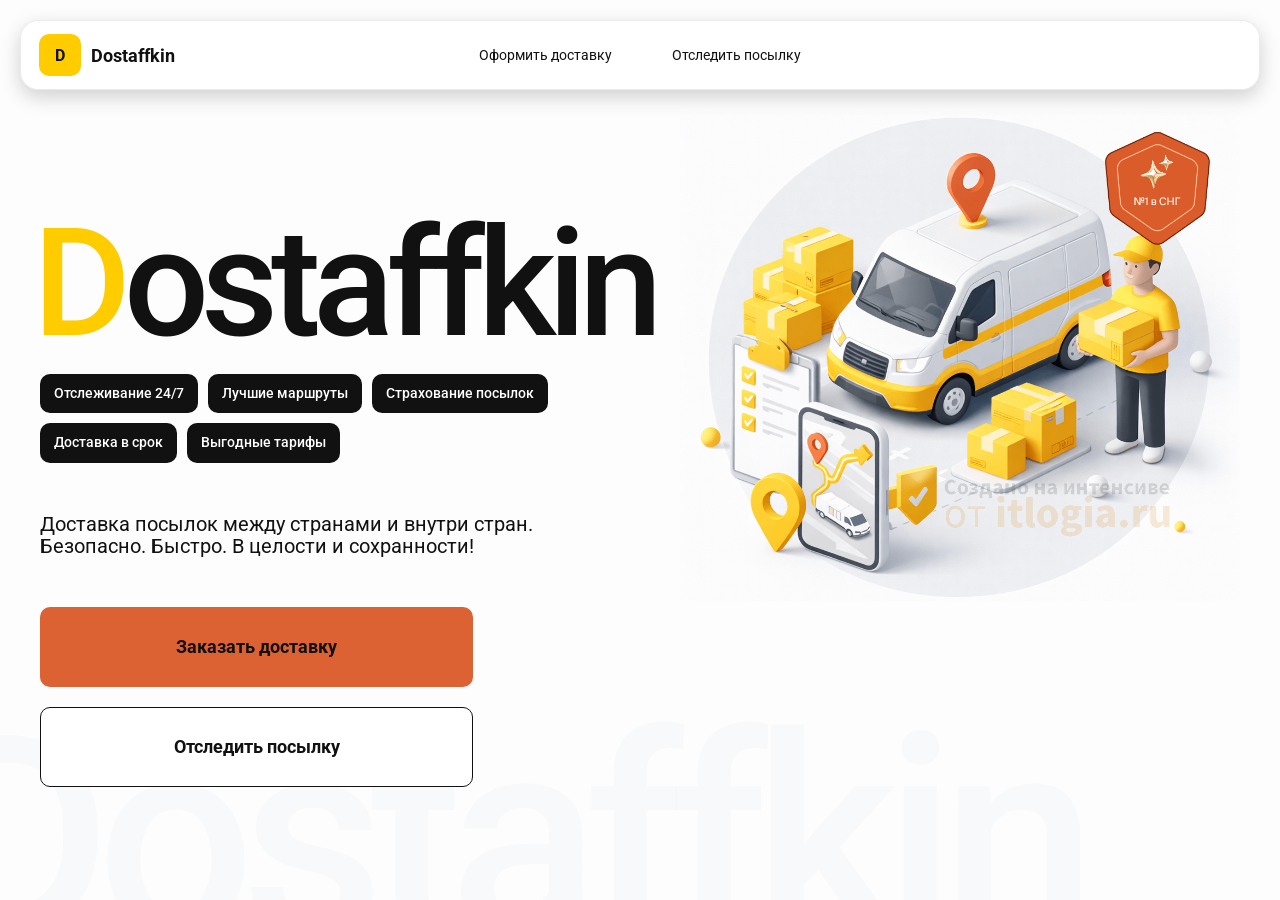
<file: index.html>
<!doctype html>
<html lang="ru">

<head>
    <meta charset="utf-8" />
    <meta name="viewport" content="width=device-width,initial-scale=1,maximum-scale=1,user-scalable=0" />
    <title>Dostaffkin — Доставка посылок между странами и внутри стран. Безопасно. Быстро. В целости и сохранности!
    </title>

    <link href="styles/base.css" rel="stylesheet" />
    <link href="styles/base_adaptive.css" rel="stylesheet" />
    <link href="styles/index.css" rel="stylesheet" />
    <link href="styles/index_adaptive.css" rel="stylesheet" />
</head>

<body>

    <div class="container">
        <header class="header">
            <a class="header-brand" href="#">
                <div class="header-logo">D</div>
                <div class="header-title">Dostaffkin</div>
            </a>
            <nav class="header-menu">
                <a class="header-link" href="./order.html">Оформить <span>доставку</span></a>
                <a class="header-link" href="./track.html">Отследить <span>посылку</span></a>
            </nav>
        </header>
        <main class="main">
            <section class="main-info">
                <div class="main-title">
                    <span>D</span>ostaffkin
                </div>
                <div class="main-features">
                    <div class="main-feature">Отслеживание 24/7</div>
                    <div class="main-feature">Лучшие маршруты</div>
                    <div class="main-feature">Страхование посылок</div>
                    <div class="main-feature">Доставка в срок</div>
                    <div class="main-feature">Выгодные тарифы</div>
                </div>
                <div class="main-description">
                    Доставка посылок между странами и внутри стран.
                    Безопасно. Быстро. В целости и сохранности!
                </div>
                <div class="main-actions">
                    <a class="button" type="button" href="./order.html">Заказать доставку</a>
                    <a class="button button-white" type="button" href="./track.html">Отследить посылку</a>
                </div>
            </section>
            <div class="main-title-ghost">Dostaffkin</div>
            <section class="main-image">
                <img src="images/main-image.png" alt="Main image" />
            </section>
        </main>




    </div>



</body>

</html>
</file>
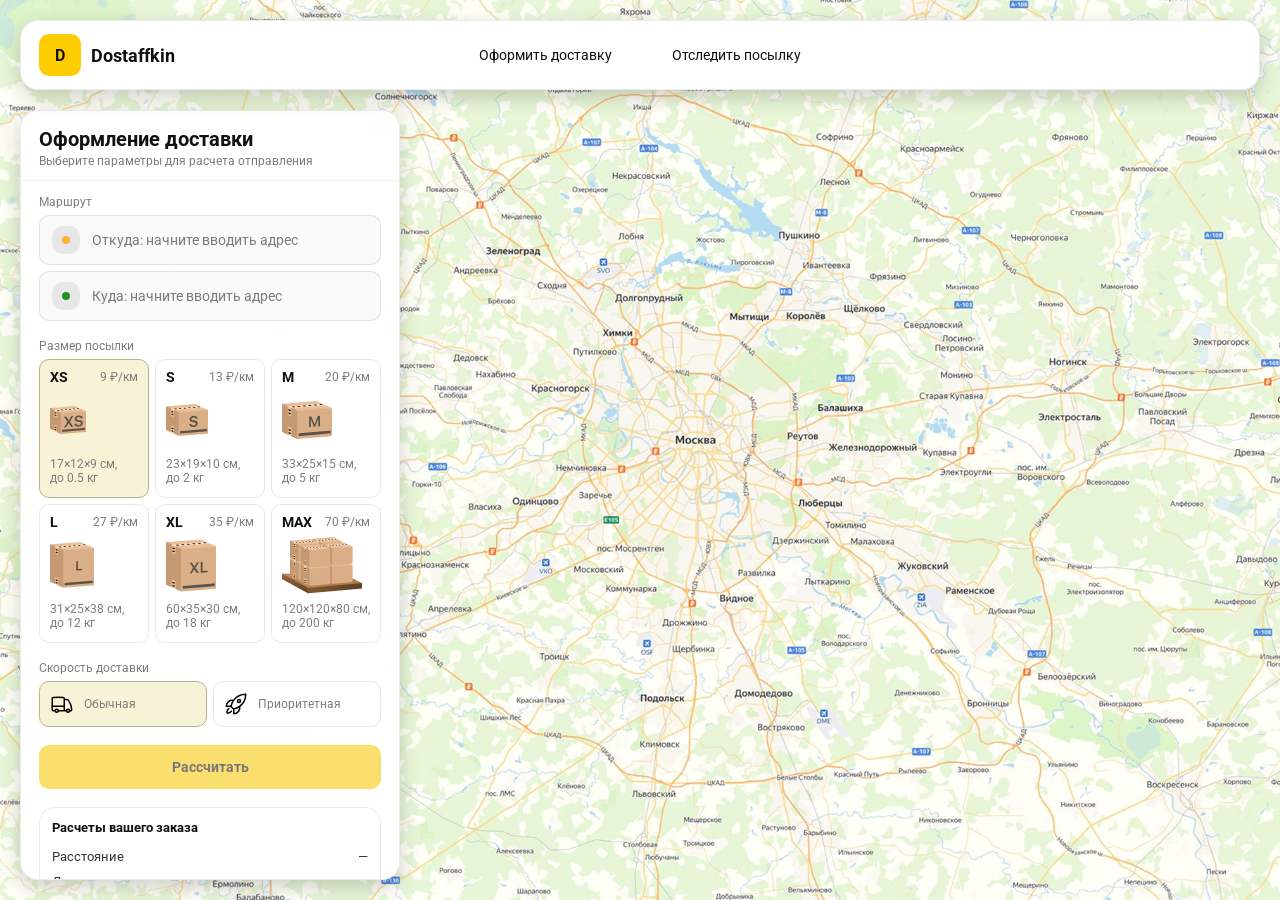
<file: order.html>
<!doctype html>
<html lang="ru">

<head>
    <meta charset="utf-8" />
    <meta name="viewport" content="width=device-width,initial-scale=1,maximum-scale=1,user-scalable=0" />
    <title>Оформление доставки</title>

    <link rel="stylesheet" href="styles/base.css" />
    <link rel="stylesheet" href="styles/base_adaptive.css" />

    <link rel="stylesheet" href="styles/order.css" />
    <link rel="stylesheet" href="styles/order_adaptive.css" />
</head>

<body>
    <div id="map"></div>

    <header class="header">
        <a class="header-brand" href="./index.html">
            <div class="header-logo">D</div>
            <div class="header-title">Dostaffkin</div>
        </a>
        <nav class="header-menu">
            <a class="header-link" href="#">Оформить <span>доставку</span></a>
            <a class="header-link" href="./track.html">Отследить <span>посылку</span></a>
        </nav>
    </header>

    <aside class="main" id="sidebar">
        <div class="main-header">
            <div class="main-title">Оформление доставки</div>
            <div class="main-text">Выберите параметры для расчета отправления</div>
        </div>
        <div class="main-content">
            <div class="main-route">
                <div class="main-block-title">Маршрут</div>
                <div class="main-fields">
                    <div class="main-field" id="fromField">
                        <div class="main-pin"></div>
                        <input id="from" placeholder="Откуда: начните вводить адрес" autocomplete="off" />
                        <div class="main-ac" id="fromAc" role="listbox" aria-label="Подсказки адресов"></div>
                    </div>

                    <div class="main-field" id="toField">
                        <div class="main-pin"></div>
                        <input id="to" placeholder="Куда: начните вводить адрес" autocomplete="off" />
                        <div class="main-ac" id="toAc" role="listbox" aria-label="Подсказки адресов"></div>
                    </div>
                </div>
            </div>
            <div class="main-package">
                <div class="main-block-title">Размер посылки</div>

                <div class="main-sizes">
                    <div class="main-size-card is-active" data-value="xs">
                        <div class="main-size-top">
                            <div class="main-size-label">XS</div>
                            <div class="main-size-rate">9 ₽/км</div>
                        </div>
                        <div class="main-size-media">
                            <img src="images/sizes/xs.png" alt="Короб XS" />
                        </div>
                        <div class="main-size-description">17×12×9 см,<br>до 0.5 кг</div>
                    </div>

                    <div class="main-size-card" data-value="s">
                        <div class="main-size-top">
                            <div class="main-size-label">S</div>
                            <div class="main-size-rate">13 ₽/км</div>
                        </div>
                        <div class="main-size-media">
                            <img src="images/sizes/s.png" alt="Короб S" />
                        </div>
                        <div class="main-size-description">23×19×10 см,<br>до 2 кг</div>
                    </div>

                    <div class="main-size-card" data-value="m">
                        <div class="main-size-top">
                            <div class="main-size-label">M</div>
                            <div class="main-size-rate">20 ₽/км</div>
                        </div>
                        <div class="main-size-media">
                            <img src="images/sizes/m.png" alt="Короб M" />
                        </div>
                        <div class="main-size-description">33×25×15 см,<br>до 5 кг</div>
                    </div>

                    <div class="main-size-card" data-value="l">
                        <div class="main-size-top">
                            <div class="main-size-label">L</div>
                            <div class="main-size-rate">27 ₽/км</div>
                        </div>
                        <div class="main-size-media">
                            <img src="images/sizes/l.png" alt="Короб L" />
                        </div>
                        <div class="main-size-description">31×25×38 см,<br>до 12 кг</div>
                    </div>

                    <div class="main-size-card" data-value="xl">
                        <div class="main-size-top">
                            <div class="main-size-label">XL</div>
                            <div class="main-size-rate">35 ₽/км</div>
                        </div>
                        <div class="main-size-media">
                            <img src="images/sizes/xl.png" alt="Короб XL" />
                        </div>
                        <div class="main-size-description">60×35×30 см,<br>до 18 кг</div>
                    </div>

                    <div class="main-size-card" data-value="max">
                        <div class="main-size-top">
                            <div class="main-size-label">MAX</div>
                            <div class="main-size-rate">70 ₽/км</div>
                        </div>
                        <div class="main-size-media main-size-media-palleta">
                            <img src="images/sizes/max.png" alt="Паллета" />
                        </div>
                        <div class="main-size-description">120×120×80 см,<br>до 200 кг</div>
                    </div>
                </div>
            </div>
            <div class="main-speed">
                <div class="main-block-title">Скорость доставки</div>

                <div class="main-speeds">
                    <div class="main-speed-card is-active" data-value="regular">
                        <img class="main-speed-media" src="images/icons/regular.svg" alt="Regular" />
                        <div class="main-speed-description">Обычная</div>
                    </div>
                    <div class="main-speed-card" data-value="fast">
                        <img class="main-speed-media" src="images/icons/fast.svg" alt="Fast" />
                        <div class="main-speed-description">Приоритетная</div>
                    </div>

                </div>
            </div>
            <div class="main-calculate-block">
                <button id="calc" class="button calculate-button" type="button" disabled>Рассчитать</button>
            </div>
            <div class="main-result" id="result">
                <div class="main-result-title">Расчеты вашего заказа</div>
                <div class="main-result-lines">
                    <div class="main-result-line"><span>Расстояние</span><span id="distanceValue">—</span></div>
                    <div class="main-result-line"><span>Доставим через</span><span id="durationValue">—</span></div>
                    <div class="main-result-line"><span>Тариф</span><span id="rateValue">—</span></div>
                </div>
                <div class="main-price">
                    <div class="main-price-label">Итого</div>
                    <div class="main-price-value" id="totalValue">—</div>
                </div>
            </div>
            <div class="main-order-box">
                <div class="main-order-form" id="orderForm">
                    <div class="main-order-title">Оформление доставки</div>
                    <div class="main-block-info-row">
                        <div class="main-block-title">Контакты</div>
                        <div class="order-fields">
                            <div class="main-field">
                                <input id="customerName" placeholder="Ваше имя" autocomplete="off" />
                            </div>
                            <div class="main-field">
                                <input id="customerPhone" placeholder="Ваш телефон" autocomplete="off"
                                    inputmode="tel" />
                            </div>
                        </div>
                    </div>
                    <div class="main-block-info-row extra-info">
                        <div class="main-block-title">Дополнительная информация</div>
                        <div class="main-field textarea">
                            <textarea id="comment" placeholder="Детали доставки и комментарии"></textarea>
                        </div>
                    </div>
                    <button id="submit" class="button main-submit-request" type="button" disabled>Отправить
                        заявку
                    </button>
                </div>

                <div class="main-order-success" id="orderSuccess">
                    <div class="main-success-icon">✓</div>
                    <div class="main-success-title">Заявка отправлена!</div>
                    <div class="main-success-title">Номер отправления – <span id="orderId"></span></div>
                    <div class="main-success-subtitle">Мы скоро свяжемся с вами</div>
                </div>
            </div>
        </div>
    </aside>

</body>

</html>
</file>
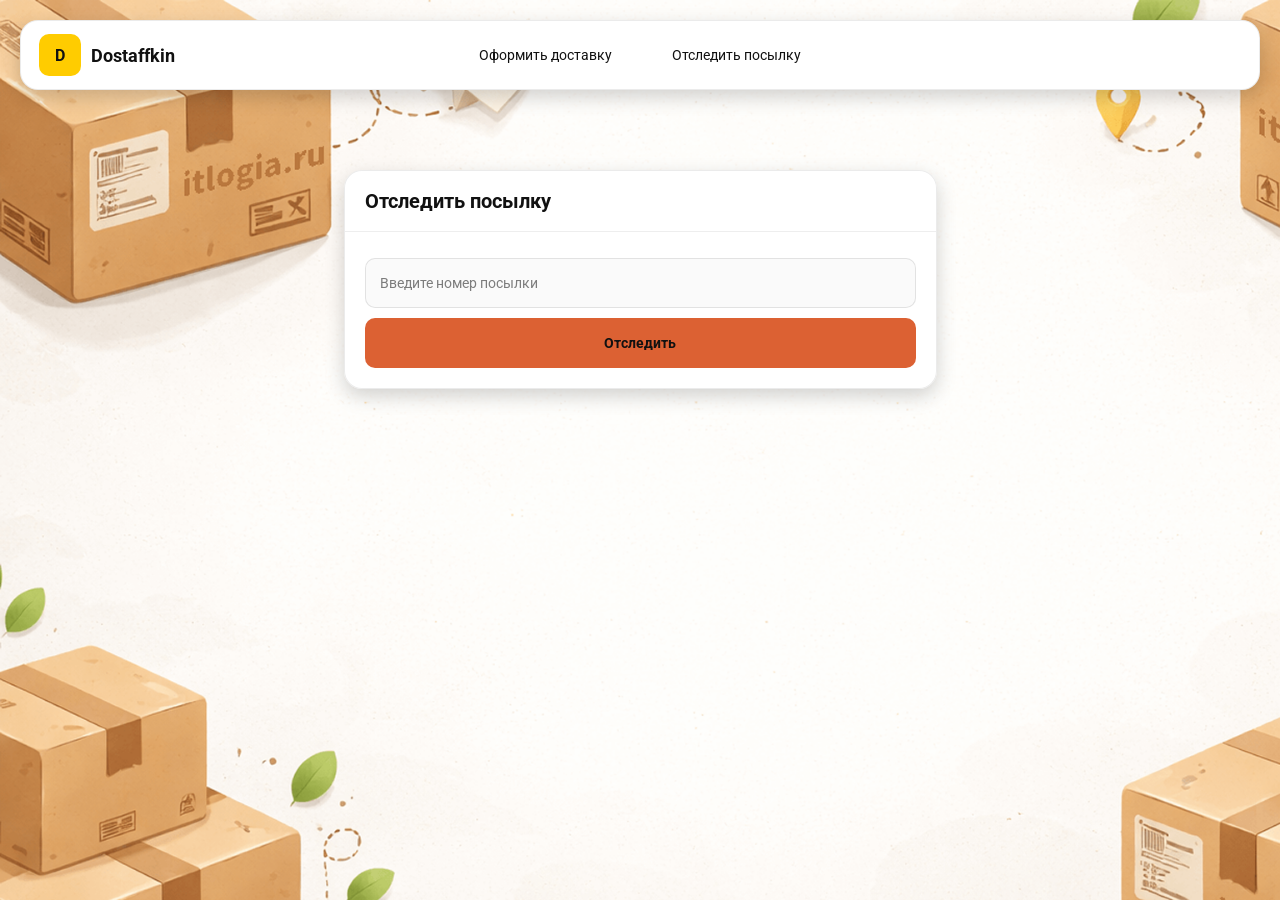
<file: track.html>
<!doctype html>
<html lang="ru">

<head>
    <meta charset="utf-8" />
    <meta name="viewport" content="width=device-width,initial-scale=1,maximum-scale=1,user-scalable=0" />
    <title>Отследить посылку</title>
    <link rel="stylesheet" href="styles/base.css" />
    <link rel="stylesheet" href="styles/base_adaptive.css" />

    <link rel="stylesheet" href="styles/track.css" />
    <link rel="stylesheet" href="styles/track_adaptive.css" />
</head>

<body>

    <div class="container">
        <header class="header">
            <a class="header-brand" href="./index.html">
                <div class="header-logo">D</div>
                <div class="header-title">Dostaffkin</div>
            </a>
            <nav class="header-menu">
                <a class="header-link" href="./order.html">Оформить <span>доставку</span></a>
                <a class="header-link" href="#">Отследить <span>посылку</span></a>
            </nav>
        </header>
        <main class="track-content">
            <section class="track-card track-search">
                <div class="track-title">Отследить посылку</div>
                <div class="track-action">
                    <div class="main-field track-field">
                        <input id="trackNumber" placeholder="Введите номер посылки" autocomplete="off" />
                    </div>
                    <button id="trackButton" class="button track-button" type="button">Отследить</button>
                </div>
            </section>
            <section class="track-card track-result" id="trackResult">
                <div class="track-result-header">
                    <div class="track-id" id="trackIdValue"></div>
                    <div class="track-routes">
                        <div class="track-route">
                            <div class="track-route-pin">
                                <svg xmlns="http://www.w3.org/2000/svg" fill="none" viewBox="0 0 24 24"
                                    stroke-width="1.5" stroke="orange" class="size-6">
                                    <path stroke-linecap="round" stroke-linejoin="round"
                                        d="M15 10.5a3 3 0 1 1-6 0 3 3 0 0 1 6 0Z" />
                                    <path stroke-linecap="round" stroke-linejoin="round"
                                        d="M19.5 10.5c0 7.142-7.5 11.25-7.5 11.25S4.5 17.642 4.5 10.5a7.5 7.5 0 1 1 15 0Z" />
                                </svg>
                            </div>
                            <div class="track-route-address" id="trackFromValue">
                                Откуда: Москва, улица Арбат, 1
                            </div>
                        </div>
                        <div class="track-route track-route-arrow">
                            <svg xmlns="http://www.w3.org/2000/svg" fill="none" viewBox="0 0 24 24" stroke-width="1.5"
                                stroke="currentColor" class="size-6">
                                <path stroke-linecap="round" stroke-linejoin="round"
                                    d="M19.5 13.5 12 21m0 0-7.5-7.5M12 21V3" />
                            </svg>
                        </div>
                        <div class="track-route">
                            <div class="track-route-pin">
                                <svg xmlns="http://www.w3.org/2000/svg" fill="none" viewBox="0 0 24 24"
                                    stroke-width="1.5" stroke="green" class="size-6">
                                    <path stroke-linecap="round" stroke-linejoin="round"
                                        d="M15 10.5a3 3 0 1 1-6 0 3 3 0 0 1 6 0Z" />
                                    <path stroke-linecap="round" stroke-linejoin="round"
                                        d="M19.5 10.5c0 7.142-7.5 11.25-7.5 11.25S4.5 17.642 4.5 10.5a7.5 7.5 0 1 1 15 0Z" />
                                </svg>
                            </div>
                            <div class="track-route-address" id="trackToValue">
                                Куда: Минск, проспект Независимости, 58
                            </div>
                        </div>
                    </div>
                </div>
                <div class="track-info">
                    <div class="track-status-title">Статус данной посылки:</div>
                    <div class="track-status-list" id="trackStatusList">


                        <div class="track-status created">
                            <img src="images/icons/created.svg" class="track-status-icon" alt="Created">
                            <div class="track-status-text">
                                <div class="track-status-text-state">Создан</div>
                                <div class="track-status-text-date">10.01.2026</div>
                            </div>
                        </div>

                        <div class="track-status in-way">
                            <img src="images/icons/in-way.svg" class="track-status-icon" alt="In way">
                            <div class="track-status-text">
                                <div class="track-status-text-state">В пути: Москва</div>
                                <div class="track-status-text-date">18.01.2026</div>
                            </div>
                        </div>

                        <div class="track-status ready">
                            <img src="images/icons/ready.svg" class="track-status-icon" alt="Ready">
                            <div class="track-status-text">
                                <div class="track-status-text-state">Готов к выдаче</div>
                                <div class="track-status-text-date">25.01.2026</div>
                            </div>
                        </div>

                        <div class="track-status done">
                            <img src="images/icons/done.svg" class="track-status-icon" alt="Done">
                            <div class="track-status-text">
                                <div class="track-status-text-state">Вручен</div>
                                <div class="track-status-text-date">27.01.2026</div>
                            </div>
                        </div>

                    </div>
                </div>
            </section>
        </main>
    </div>


</body>

</html>
</file>
<file: styles/base.css>
*, *::before, *::after {
    box-sizing: border-box;
}

@font-face {
    font-family: "Roboto";
    src: url("../fonts/Roboto-Regular.ttf");
    font-weight: normal;
}

@font-face {
    font-family: "Roboto";
    src: url("../fonts/Roboto-Bold.ttf");
    font-weight: bold;
}

@font-face {
    font-family: "Roboto";
    src: url("../fonts/Roboto-Medium.ttf");
    font-weight: 500;
}

html, body {
    margin: 0;
    color: #111111;
    font-family: "Roboto", sans-serif;
}

body {
    background: #FDFDFD;
}

.header {
    border-radius: 18px;
    box-shadow: 0 7px 20px 0 #0000002E;
    backdrop-filter: blur(10px);
    background: #ffffff;
    left: 20px;
    border: 1px solid rgba(0, 0, 0, 0.08);
    position: fixed;
    right: 20px;
    top: 20px;
    padding: 14px 18px;
    height: 70px;
    display: flex;
    align-items: center;
    z-index: 6;
}

.header-brand {
    display: flex;
    align-items: center;
    text-decoration: none;
    gap: 10px;
}

.header-logo {
    width: 42px;
    height: 42px;
    border-radius: 10px;
    background: #FFCC00;
    display: grid;
    place-items: center;
    font-weight: bold;
    color: #111;
}

.header-title {
    font-size: 18px;
    font-weight: bold;
    color: #111111;
    text-decoration: none;
}

.header-menu {
    display: flex;
    align-items: center;
    gap: 60px;
    margin: 0;
    position: absolute;
    left: 50%;
    transform: translateX(-50%);
}

.header-link {
    font-size: 14px;
    color: #111111;
    text-decoration: none;
}

.button {
    border: 0;
    outline: none;
    height: 44px;
    border-radius: 10px;
    font-size: 14px;
    font-weight: bold;
    cursor: pointer;
    font-family: inherit;
    transition: transform .08s ease, opacity .12s ease;
    background: #dc6133;
    color: #111111;
    text-align: center;
    text-decoration: none;
}

.button:hover {
    background-color: #E5BC19;
}

.button:disabled {
    cursor: not-allowed;
    background-color: #FADE6E;
    color: #787878;
    transform: none;
}

.button.button-white {
    background: #ffffff;
    border: 1px solid #111111;
}

.button.button-white:hover {
    background: rgb(241 241 241);
}

.main-field {
    display: flex;
    align-items: center;
    margin-top: 6px;
    gap: 10px;
    border: 1px solid #1111111A;
    background: #FAFAFA;
    border-radius: 10px;
    padding: 10px 12px;
    position: relative;
    box-sizing: border-box;
    height: 50px;
}

.main-field.textarea {
    height: auto;
}

.main-pin {
    width: 28px;
    height: 28px;
    border-radius: 10px;
    background: rgba(17, 17, 17, 0.08);
    display: grid;
    place-items: center;
    flex: 0 0 auto;
    position: relative;
}

.main-pin::before {
    content: "";
    width: 8px;
    height: 8px;
    border-radius: 999px;
    background: orange;
    opacity: .75;
    display: block;
}

.main-field:last-child .main-pin::before {
    background: green;
    opacity: .85;
}

input, textarea {
    width: 100%;
    border: 0;
    outline: none;
    background: transparent;
    font-size: 14px;
    color: #111111;
    font-family: inherit;
}

textarea {
    resize: vertical;
    min-height: 72px;
    padding: 2px 0;
}

input::placeholder, textarea::placeholder {
    color: #7C7C7C;
}

.main-field:focus-within {
    border-color: rgba(0, 0, 0, 0.20);
    box-shadow: 0 0 0 4px rgba(255, 204, 0, 0.35);
    background: rgba(255, 255, 255, 0.75);
}
</file>
<file: styles/base_adaptive.css>
@media (max-width: 767px) {
    .header {
        left: 10px;
        right: 10px;
        top: 10px;
    }

    .header-link span {
        display: none;
    }

    .header-menu {
        gap: 20px;
        justify-content: flex-start;
        margin: 0 0 0 30px;
        position: static;
        transform: none;
    }
}

@media (max-width: 420px) {
    .header-title {
        display: none;
    }
}

@media (max-width: 374px) {
    .header-menu {
        gap: 10px;
        margin: 0 0 0 10px;
    }
}
</file>
<file: styles/index.css>
.container {
    overflow: hidden;
    min-height: 100vh;
}

.main {
    padding: 111px 40px 40px;
    position: relative;
    display: flex;
}

.main-info {
    max-width: 840px;
    width: 100%;
    position: relative;
}

.main-title {
    margin-top: 98px;
    font-weight: 500;
    font-size: 200px;
    line-height: 1;
    letter-spacing: -0.05em;
    color: #111111;
    left: -15px;
    position: relative;
}

.main-title span {
    color: #ffcc00;
}

.main-features {
    margin-top: 15px;
    display: flex;
    flex-wrap: wrap;
    gap: 10px;
}

.main-feature {
    background: #111111;
    color: #ffffff;
    padding: 12px 14px;
    font-weight: 500;
    font-size: 14px;
    line-height: 1.1;
    border-radius: 10px;
}

.main-description {
    margin-top: 50px;
    max-width: 500px;
    font-size: 20px;
    line-height: 1.1;
    color: #111111;
}

.main-actions {
    margin-top: 50px;
    display: flex;
    flex-direction: column;
    gap: 20px;
}

.main-actions .button {
    height: 80px;
    width: 433px;
    font-size: 18px;
    font-weight: bold;
    place-items: center;
    display: grid;
}

.main-title-ghost {
    position: absolute;
    z-index: -1;
    left: -70px;
    bottom: -150px;
    font-weight: 500;
    font-size: 278px;
    line-height: 1;
    letter-spacing: -0.05em;
    color: #ECEDF04D;
}

.main-image {
    width: 1024px;
    top: 100px;
    z-index: -2;
}

.main-image img {
    width: 100%;
    max-width: 1024px;
    height: auto;
    display: block;
}
</file>
<file: styles/index_adaptive.css>
@media (max-width: 1760px) {
    .main-title {
        font-size: 150px;
        left: -7px;
    }

    .main-info {
        max-width: 640px;
    }
}

@media (max-width: 1200px) {
    .main-info {
        max-width: 540px;
    }

    .main {
        padding: 111px 20px 20px;
    }

    .main-title {
        font-size: 120px;
        left: -4px;
    }

    .main-title-ghost {
        font-size: 220px;
    }
}

@media (max-width: 1024px) {
    .main-title {
        margin-top: 30px;
    }

    .main {
        flex-direction: column-reverse;
    }

    .main-image {
        max-width: 350px;
        position: absolute;
        left: 370px;
        top: 370px;
    }

    .main-info {
        max-width: 100%;
    }

    .main-actions {
        gap: 10px;
    }

    .main-actions .button {
        height: 50px;
        font-size: 14px;
        width: auto;
        max-width: 300px;
    }

    .main-description {
        max-width: 350px;
    }
}

@media (max-width: 570px) {
    .main-title {
        font-size: 88px;
    }

    .main-description {
        max-width: 100%
    }

    .main-actions {
       width: 100%;
    }

    .main-actions .button {
        width: 100%;
        max-width: 100%
    }

    .main-image {
        max-width: 650px;
        position: absolute;
        left: 170px;
        top: 70px;
        opacity: 0.2;
    }
}

@media (max-width: 400px) {
    .main-title {
        font-size: 70px;
    }
}
</file>
<file: styles/order.css>
#map {
    background-image: url("../images/order-bg.png");
    background-size: cover;
    position: fixed;
    inset: 0;
}

.main {
    border-radius: 18px;
    box-shadow: 0 7px 20px 0 #0000002E;
    backdrop-filter: blur(10px);
    background: rgba(255, 255, 255, 0.96);
    left: 20px;
    border: 1px solid rgba(0, 0, 0, 0.08);
    position: fixed;
    top: 110px;
    bottom: 20px;
    width: 380px;
    display: flex;
    flex-direction: column;
    overflow: hidden;
    z-index: 5;
}

.main-header {
    padding: 18px 18px 12px 18px;
    border-bottom: 1px solid rgba(0, 0, 0, 0.06);
    display: flex;
    flex-direction: column;
}

.main-title {
    font-size: 20px;
    line-height: 100%;
    font-weight: bold;
}

.main-text {
    font-size: 12px;
    margin-top: 5px;
    color: #7C7C7C;
}

.main-content {
    padding: 14px 18px 18px 18px;
    overflow: auto;
    scrollbar-width: none;
    display: flex;
    flex-direction: column;
    gap: 18px;
    flex: 1;
}

.main-block-title {
    font-size: 12px;
    color: #7C7C7C;
}

.main-route .main-block-title,
.main-package .main-block-title {
    margin-bottom: 6px;
}

.main-sizes {
    display: grid;
    gap: 6px;
    grid-template-columns: repeat(3, 1fr);
}

.main-size-card {
    border: 1px solid #E8E8E7;
    background: #FFFFFF;
    border-radius: 10px;
    padding: 10px;
    cursor: pointer;
    user-select: none;
    transition: transform .08s ease, border-color .12s ease, background .12s ease;
    min-height: 139px;
}

.main-size-card:hover {
    transform: translateY(-1px);
}

.main-size-card.is-active {
    background-color: #F8F2D6;
    border-color: #B7B196;
}

.main-size-top {
    display: flex;
    align-items: center;
    justify-content: space-between;
}

.main-size-label {
    font-weight: bold;
    font-size: 14px;
    color: #111111;
    line-height: 100%;
}

.main-size-rate {
    font-size: 12px;
    color: #7C7C7C;
    line-height: 100%;
}

.main-size-media {
    margin-top: 8px;
    height: 57px;
}

.main-size-description {
    margin-top: 8px;
    font-size: 12px;
    color: #7C7C7C;
    line-height: 1.2;
}

.calculate-button {
    width: 100%;
}

.main-result {
    border: 1px solid rgba(0, 0, 0, 0.08);
    background: rgba(255, 255, 255, 0.75);
    border-radius: 16px;
    padding: 12px;
    line-height: 1.25;
}

.main-result-title {
    font-weight: bold;
    font-size: 13px;
    color: #111111;
    margin-bottom: 13px;
}

.main-result-lines {
    gap: 8px;
    display: flex;
    flex-direction: column;
}

.main-result-line {
    font-size: 13px;
    color: rgba(17, 17, 17, 0.85);
    display: flex;
    justify-content: space-between;
}

.main-price {
    margin-top: 18px;
    padding-top: 10px;
    border-top: 1px dashed rgba(0, 0, 0, 0.12);
    display: flex;
    align-items: baseline;
    justify-content: space-between;
}

.main-price-label {
    font-size: 12px;
    color: rgba(17, 17, 17, 0.55);
}

.main-price-value {
    font-size: 20px;
    font-weight: bold;
    color: #111111;
    letter-spacing: -0.3px;
}

.main-order-box {
    background: #ffffff;
    border: 1px solid #E8E8E7;
    border-radius: 10px;
    padding: 12px;
}

.main-order-title {
    margin-bottom: 8px;
    font-weight: bold;
    font-size: 14px;
    color: #111111;
}

.main-block-info {
    display: flex;
    flex-direction: column;
    gap: 6px;
}

.order-fields {
    display: grid;
    grid-template-columns: 1fr 1fr;
    column-gap: 10px;
    margin-top: 6px;
}

.main-block-info-row.extra-info {
    display: block;
    margin-top: 13px;
}

.main-submit-request {
    width: 100%;
    margin-top: 6px;
}

.main-order-success {
    display: none;
    text-align: center;
    padding: 22px 12px;
    gap: 12px;
}

.main-order-success.is-visible {
    display: flex;
    flex-direction: column;
    align-items: center;
}

.main-success-icon {
    width: 56px;
    height: 56px;
    border-radius: 50%;
    background: #16a34a;
    color: #ffffff;
    display: grid;
    place-items: center;
    font-size: 30px;
}

.main-success-title {
    font-size: 14px;
    font-weight: bold;
    color: #111111;
}

.main-success-subtitle {
    font-size: 12px;
    color: rgba(17, 17, 17, 0.55);
    line-height: 1.3;
}

.main-speed .main-block-title {
    margin-bottom: 6px;
}

.main-speeds {
    display: grid;
    gap: 6px;
    grid-template-columns: repeat(2, 1fr);
}

.main-speed-card {
    border: 1px solid #E8E8E7;
    background: #FFFFFF;
    border-radius: 10px;
    padding: 10px;
    cursor: pointer;
    user-select: none;
    transition: transform .08s ease, border-color .12s ease, background .12s ease;
    display: flex;
    align-items: center;
    gap: 10px;
}

.main-speed-card:hover {
    transform: translateY(-1px);
}

.main-speed-card.is-active {
    background-color: #F8F2D6;
    border-color: #B7B196;
}

.main-speed-description {
    font-size: 12px;
    color: #7C7C7C;
    line-height: 1.2;
}
</file>
<file: styles/order_adaptive.css>
@media (max-width: 767px) {
    .main {
        left: 10px;
        right: 10px;
        top: 50%;
        bottom: 12px;
        width: auto;
        max-width: none;
    }
}

@media (max-width: 420px) {
    .main-sizes {
        grid-template-columns: repeat(2, 1fr);
    }
}
</file>
<file: styles/track.css>
.container {
    background: #F4F4F4 url("../images/track-bg.png");
    background-size: cover;
    min-height: 100vh;
    padding: 170px 0 50px 0;
}

.track-content {
    width: 593px;
    margin: 0 auto;
}

.track-card {
    width: 100%;
    border-radius: 18px;
    box-shadow: 0 7px 20px 0 #0000002E;
    backdrop-filter: blur(10px);
    background: rgba(255, 255, 255, 0.96);
    border: 1px solid rgba(0, 0, 0, 0.08);
}

.track-title {
    font-size: 20px;
    line-height: 100%;
    font-weight: bold;
    border-bottom: 1px solid #EEEEEE;
    padding: 20px;
}

.track-action {
    padding: 20px;
}

.track-button {
    width: 100%;
    height: 50px;
}

.track-field {
    margin-bottom: 10px;
}

.track-result {
    margin-top: 5px;
    display: none;
}

.track-result.is-visible {
    display: block;
}

.track-result-header {
    font-weight: bold;
    font-size: 14px;
    color: #111111;
    padding: 20px;
    border-bottom: 1px solid #EEEEEE;
}

.track-id {
    margin-bottom: 12px;
    font-size: 20px;
}

.track-routes {
    display: flex;
    flex-direction: column;
    gap: 10px;
    font-weight: normal;
}

.track-route {
    display: flex;
    align-items: center;
    gap: 10px;
}

.track-route-pin {
    width: 24px;
    height: 24px;
    flex-shrink: 0;
}

.track-route-arrow {
    padding: 15px 0;
    width: 24px;
    height: 24px;
}

.track-info {
    padding: 20px;
}

.track-status {
    display: flex;
    align-items: center;
    font-size: 12px;
    gap: 10px;
}

.track-status-title {
    font-size: 14px;
    color: #111111;
    margin-bottom: 20px;
}

.track-status-list {
    display: flex;
    flex-direction: column;
    gap: 15px;
}

.track-status-icon {
    width: 40px;
    height: 40px;
    border-radius: 50%;
    background: rgba(17, 17, 17, 0.08);
    display: grid;
    place-items: center;
    flex: 0 0 auto;
}

.track-status.created .track-status-icon {
    background-color: #F1CB00;
}

.track-status.in-way .track-status-icon {
    background-color: #F08A11;
}

.track-status.ready .track-status-icon {
    background-color: #A35D0A;
}

.track-status.done .track-status-icon {
    background-color: #37C93B;
}

.track-status-text {
    display: flex;
    align-items: center;
    justify-content: space-between;
    color: #111111;
    font-size: 12px;
    flex: 1;
}

.track-status-date {
    color: rgba(17, 17, 17, 0.55);
}
</file>
<file: styles/track_adaptive.css>
@media (max-width: 767px) {
    .container {
        padding: 130px 0 50px 0;
    }

    .track-content {
        width: 100%;
        padding-left: 10px;
        padding-right: 10px;
    }

    .track-result-header {
        padding: 20px;
    }
}
</file>
